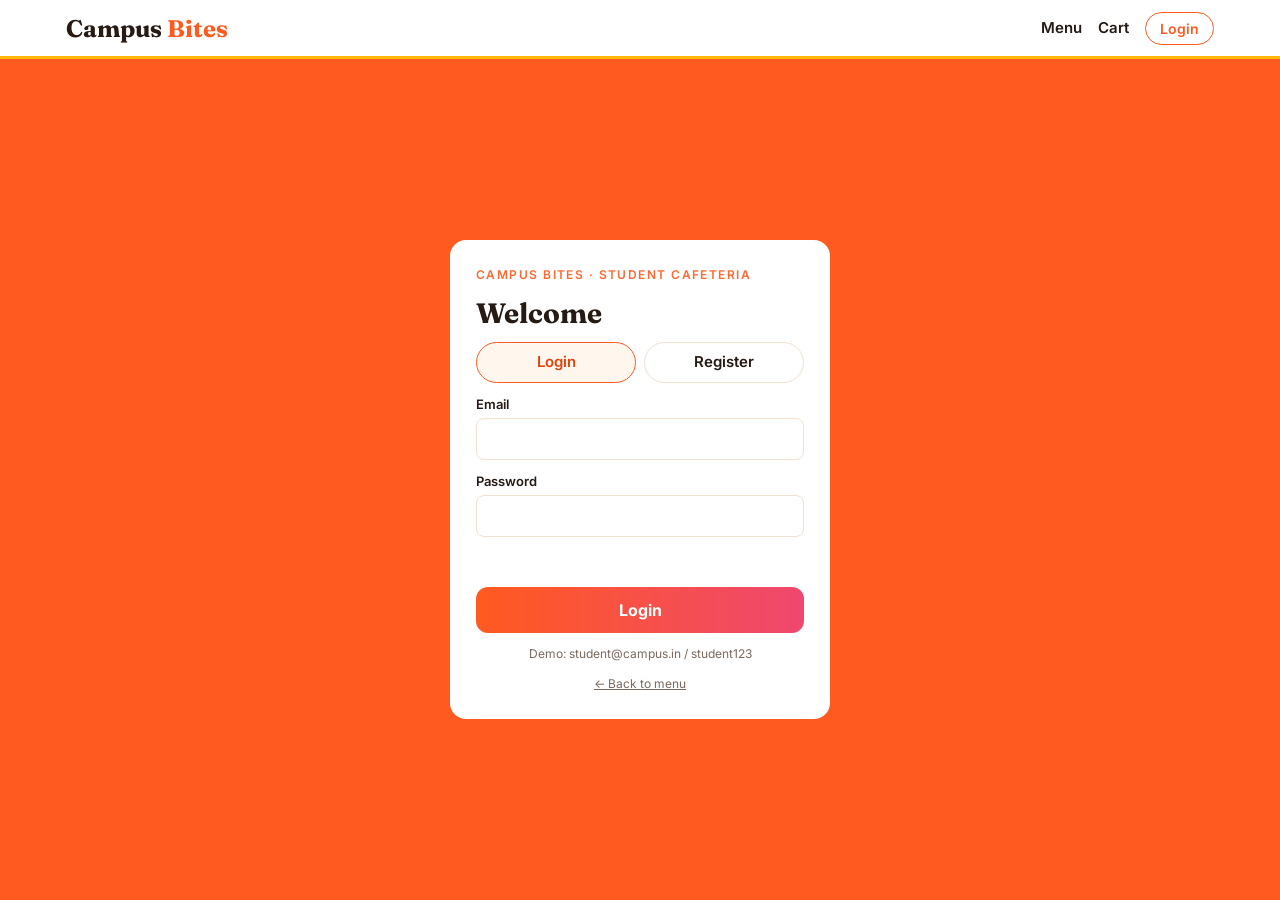
<file: login.html>
<!DOCTYPE html>
<html lang="en">
<head>
  <meta charset="UTF-8">
  <meta name="viewport" content="width=device-width, initial-scale=1">
  <title>Campus Bites – Login</title>
  <link href="https://fonts.googleapis.com/css2?family=Fraunces:opsz,wght@9..144,700&family=Inter:wght@400;500;600;700&display=swap" rel="stylesheet">
  <link rel="stylesheet" href="style.css">
</head>
<body>
  <div id="top" class="top"></div>
  <section class="login">
    <form id="lform" class="lbox" novalidate>
      <p class="eyebrow">Campus Bites · Student Cafeteria</p>
      <h1>Welcome</h1>
      <div class="seg" id="lmode"><button type="button" class="on" data-act="mode" data-v="login">Login</button><button type="button" data-act="mode" data-v="reg">Register</button></div>
      <label class="rg">Full name<input name="name" autocomplete="name"></label>
      <label>Email<input name="email" type="email" autocomplete="email"></label>
      <label>Password<input name="pass" type="password" autocomplete="current-password"></label>
      <p class="err" id="lerr"></p>
      <button class="btn big" id="lgo">Login</button>
      <p class="demo">Demo: student@campus.in / student123</p>
      <p class="demo"><a href="index.html">← Back to menu</a></p>
    </form>
  </section>
  <script src="data.js"></script>
  <script src="login.js"></script>
</body>
</html>
</file>
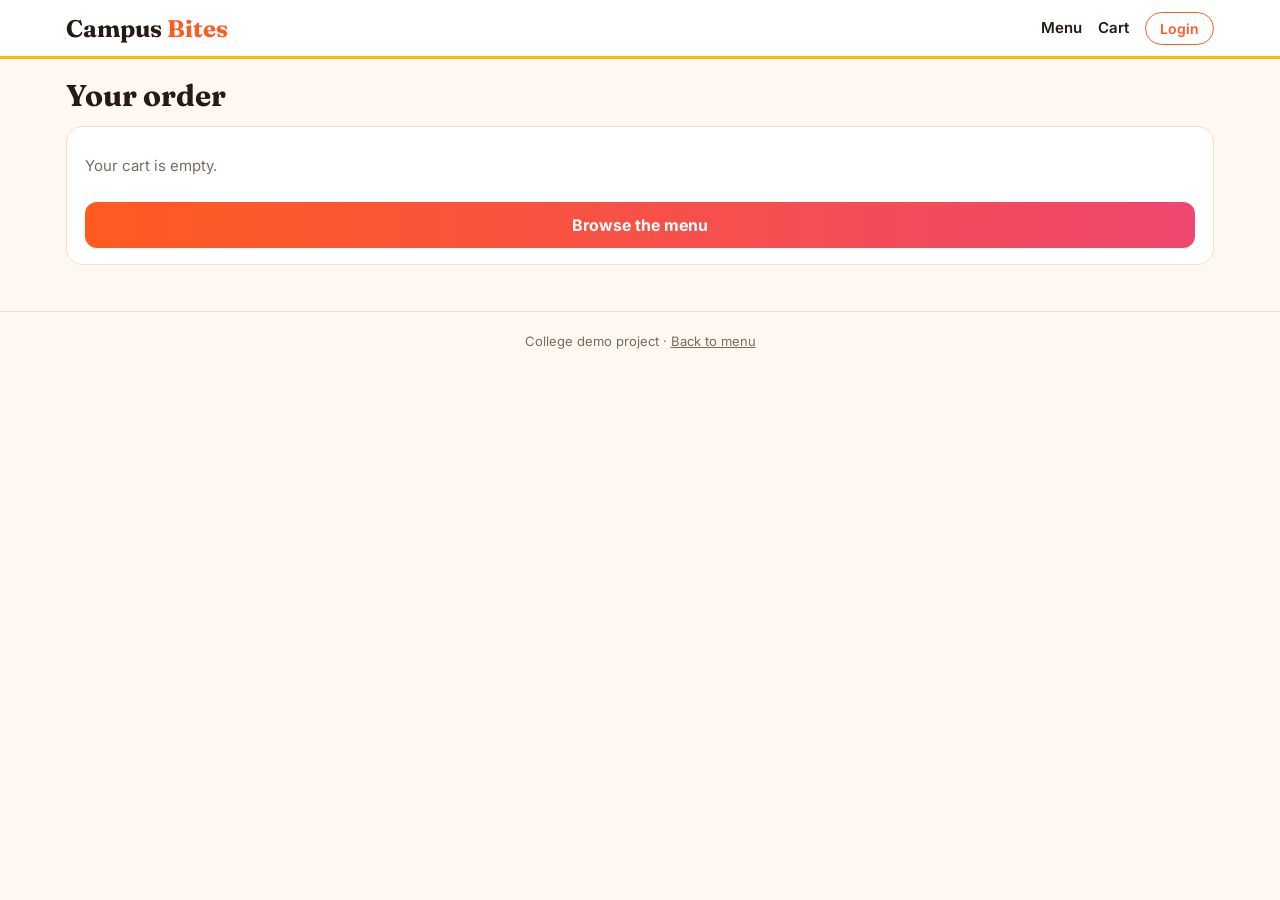
<file: order.html>
<!DOCTYPE html>
<html lang="en">
<head>
  <meta charset="UTF-8">
  <meta name="viewport" content="width=device-width, initial-scale=1">
  <title>Campus Bites – Your Order</title>
  <link href="https://fonts.googleapis.com/css2?family=Fraunces:opsz,wght@9..144,700&family=Inter:wght@400;500;600;700&display=swap" rel="stylesheet">
  <link rel="stylesheet" href="style.css">
</head>
<body>
  <div id="top" class="top"></div>
  <div class="wrap page">
    <h1 class="ptitle">Your order</h1>
    <div id="order"></div>
    <section id="history"></section>
  </div>
  <footer class="foot">College demo project · <a href="index.html">Back to menu</a></footer>
  <script src="data.js"></script>
  <script src="order.js"></script>
</body>
</html>
</file>
<file: style.css>
:root{--bg:#fff8f0;--ink:#251a14;--mute:#7a6a5f;--line:#f0e1d1;--brand:#ff5a1f;--brand-d:#e0430d;--pink:#ef476f;--sun:#ffb703;--green:#12a150;--red:#d62828;--r:16px}
*{box-sizing:border-box;margin:0}
body{font:15px/1.5 Inter,system-ui,sans-serif;background:var(--bg);color:var(--ink);overflow-x:hidden}
a{color:inherit}
.wrap{max-width:1180px;margin:0 auto;padding:0 16px}
button{font:inherit;cursor:pointer}
.hidden{display:none!important}

/* top bar */
.top{background:#fff;border-bottom:3px solid var(--sun);position:sticky;top:0;z-index:10}
.tbar{display:flex;justify-content:space-between;align-items:center;height:56px}
.brand{font:700 24px Fraunces,Georgia,serif;text-decoration:none;color:var(--ink)}
.brand b{color:var(--brand)}
.top nav{display:flex;align-items:center;gap:16px;font-weight:600}
.top nav a{text-decoration:none}
.cn{background:var(--pink);color:#fff;border-radius:99px;padding:1px 8px;font-size:12px}
.cn:empty{display:none}
.hi{color:var(--mute);font-weight:500}
.out,.login-link{border:1.5px solid var(--brand);color:var(--brand);background:#fff;border-radius:99px;padding:5px 14px;font-size:14px}

/*  hero  */
.hero{background:url('https://images.unsplash.com/photo-1569707450161-98e87f345338?auto=format&fit=crop&w=1400&q=60') center/cover #ff5a1f;color:#fff;padding:36px 0 32px;min-height:240px;display:flex;align-items:flex-end}
.eyebrow{text-transform:uppercase;letter-spacing:.12em;font-size:12px;font-weight:600;opacity:.9}
h1{font:700 clamp(30px,6vw,46px) Fraunces,Georgia,serif;margin:4px 0}
.hint{margin-top:6px;opacity:.95;max-width:560px}

/* offers */
.offers{margin:20px 0 6px}
.offers h2{font:700 20px Fraunces,Georgia,serif;margin-bottom:10px}
.offer-row{display:grid;grid-template-columns:repeat(4,1fr);gap:12px}
.offer{background:linear-gradient(135deg,#fff3c4,#ffd8a8);border:1px dashed var(--brand);border-radius:var(--r);padding:12px 14px;display:flex;flex-direction:column;justify-content:space-between;gap:6px;min-height:84px}
.offer b{font-size:14px}
.offer span{font-size:12px;color:var(--mute)}
.offer button{background:var(--brand);color:#fff;border:0;border-radius:6px;padding:2px 8px;font-weight:700;font-size:12px}
.offer.alt{background:linear-gradient(135deg,#d3f9e3,#b8f0d0);border-color:var(--green)}

/* controls */
.controls{display:flex;flex-wrap:wrap;gap:10px;justify-content:space-between;align-items:center;margin-top:18px}
.tabs{display:flex;gap:8px;overflow-x:auto;max-width:100%;padding-bottom:2px}
.tabs button,.seg button{border:1.5px solid var(--line);background:#fff;padding:8px 16px;border-radius:99px;white-space:nowrap;color:var(--ink);font-weight:600;display:inline-flex;align-items:center;gap:6px}
.tabs .on{background:var(--brand);border-color:var(--brand);color:#fff}
.seg{display:flex;gap:8px}
.seg .on{background:#fff7ed;border-color:var(--brand);color:var(--brand-d)}
.hours{margin:12px 0;color:var(--mute);font-size:13px;font-weight:500}
.vn{display:inline-block;width:18px;height:18px;border:2px solid;border-radius:3px;background:#fff;position:relative;flex:none}
.vn::after{content:"";position:absolute;inset:3px;border-radius:50%;background:currentColor}
.vn.veg{color:var(--green)}.vn.non{color:var(--red)}

/* grid:every card has the same width, height and image ratio */
.grid{display:grid;grid-template-columns:repeat(4,1fr);gap:18px;padding-bottom:90px}
.card{background:#fff;border:1px solid var(--line);border-radius:var(--r);overflow:hidden;display:flex;flex-direction:column;box-shadow:0 2px 10px rgba(255,90,31,.07);transition:transform .15s,box-shadow .15s}
.card:hover{transform:translateY(-3px);box-shadow:0 8px 20px rgba(255,90,31,.16)}
.pic{position:relative;aspect-ratio:4/3;background:linear-gradient(135deg,#ffe3c9,#ffd1dc);flex:none}
.pic img{position:absolute;inset:0;width:100%;height:100%;object-fit:cover}
.pic .vn{position:absolute;top:10px;left:10px}
.off{position:absolute;top:10px;right:10px;background:var(--pink);color:#fff;font-size:12px;font-weight:700;padding:3px 9px;border-radius:99px}
.badge{position:absolute;bottom:10px;left:10px;font-size:12px;font-weight:600;padding:3px 10px;border-radius:99px}
.badge.in{background:#d9f7e5;color:#0d6b37}.badge.so{background:#ffe0e0;color:#a31515}
.card.out .pic img{filter:grayscale(1);opacity:.55}
.info{padding:12px 14px 14px;display:flex;flex-direction:column;flex:1}
h3{font-size:16px;white-space:nowrap;overflow:hidden;text-overflow:ellipsis}
.info p{color:var(--mute);font-size:13px;line-height:1.4;height:2.8em;overflow:hidden;margin-top:2px}
.row{display:flex;justify-content:space-between;align-items:center;margin-top:auto;padding-top:10px;gap:8px;height:52px}
.price{display:flex;flex-direction:column;line-height:1.15}
.price b{font-size:17px}
.price s{font-size:12px;color:var(--mute)}
.empty{color:var(--mute);padding:12px 0;grid-column:1/-1}

/* add button / stepper: same size so rows never shift */
.cc{width:96px;height:36px;flex:none}
.btn{border:1.5px solid var(--brand);background:#fff;color:var(--brand);border-radius:99px;font-weight:700;padding:0 18px;height:36px;display:inline-flex;align-items:center;justify-content:center;text-decoration:none}
.cc .btn{width:100%;padding:0}
.btn:hover:not(:disabled){background:var(--brand);color:#fff}
.btn:disabled{border-color:var(--line);color:#a39889;cursor:not-allowed;background:#f6efe6}
.btn.big{width:100%;height:46px;background:linear-gradient(90deg,var(--brand),var(--pink));color:#fff;border:0;border-radius:12px;margin-top:12px;font-size:16px}
.btn.big:hover{filter:brightness(.95)}
.stepper{display:flex;align-items:center;justify-content:space-between;width:100%;height:100%;background:var(--brand);color:#fff;border-radius:99px;overflow:hidden}
.stepper button{background:none;border:0;color:#fff;width:34px;height:100%;font-size:18px}
.stepper button:disabled{opacity:.4;cursor:not-allowed}
.stepper span{font-weight:700}

/* floating cart bar */
.bar{position:fixed;left:50%;transform:translateX(-50%);bottom:14px;width:min(460px,calc(100% - 24px));background:linear-gradient(90deg,var(--brand),var(--pink));color:#fff;text-align:center;padding:14px;border-radius:14px;font-weight:700;text-decoration:none;box-shadow:0 8px 24px rgba(0,0,0,.25);z-index:9}

/* order page */
.page{padding-bottom:30px}
.ptitle{font-size:30px;margin:18px 0 12px;color:var(--ink)}
.two{display:grid;grid-template-columns:1fr 340px;gap:18px;align-items:start}
.panel{background:#fff;border:1px solid var(--line);border-radius:var(--r);padding:16px 18px;margin-bottom:16px}
.panel h2{font:700 20px Fraunces,Georgia,serif;margin-bottom:10px}
.panel h3{font-size:13px;color:var(--mute);margin:12px 0 8px;text-transform:uppercase;letter-spacing:.06em;white-space:normal}
.bill{position:sticky;top:70px}
.lines{list-style:none;padding:0;display:grid;gap:12px}
.lines li{display:flex;justify-content:space-between;align-items:center;gap:10px}
.lines li>span:first-child{flex:1;min-width:0}
.lines small{display:block;color:var(--mute)}
.lines b{min-width:64px;text-align:right}
.sum{display:flex;justify-content:space-between;padding:5px 0;color:var(--mute)}
.sum.save{color:var(--green);font-weight:600}
.sum.total{color:var(--ink);font-size:18px;font-weight:700;border-top:1px solid var(--line);margin-top:6px;padding-top:10px}
.saved{background:#d9f7e5;color:#0d6b37;border-radius:8px;padding:6px 10px;font-size:13px;font-weight:600;margin-top:8px}
.coupon{display:flex;gap:8px}
.coupon input{flex:1;min-width:0;font:inherit;padding:0 12px;height:36px;border:1.5px solid var(--line);border-radius:10px;text-transform:uppercase}
.cmsg{font-size:13px;color:var(--red);min-height:20px;margin-top:6px}.cmsg.ok{color:var(--green)}
.chips{display:flex;flex-wrap:wrap;gap:8px;margin-top:4px}
.chips button{background:#fff3c4;border:1px dashed var(--brand);border-radius:8px;padding:4px 10px;font-weight:700;font-size:12px}
.slots{display:grid;grid-template-columns:repeat(3,1fr);gap:8px}
.slots button{border:1.5px solid var(--line);background:#fff;border-radius:10px;padding:8px 4px;font-size:13px;height:44px}
.slots button small{display:block;font-size:11px;line-height:1}
.slots .on{border-color:var(--brand);background:#fff1e8;color:var(--brand-d);font-weight:700}
.slots button:disabled{background:#f6efe6;color:#b5a798;cursor:not-allowed}
.err{color:var(--red);font-size:13px;min-height:18px;margin-top:8px}
.done .token{font-size:20px;margin:6px 0}
.done .btn.big{margin-top:16px}

/* login */
.login{min-height:calc(100vh - 59px);display:grid;place-items:center;padding:16px;background:url('https://images.unsplash.com/photo-1569707450161-98e87f345338?auto=format&fit=crop&w=1400&q=60') center/cover #ff5a1f}
.lbox{background:#fff;border-radius:var(--r);padding:26px;width:100%;max-width:380px;display:grid;gap:12px}
.lbox h1{color:var(--ink);font-size:28px;margin:0}.lbox .eyebrow{color:var(--brand)}
.lbox label{display:grid;gap:4px;font-size:13px;font-weight:600}
.lbox input{font:inherit;padding:10px;border:1.5px solid var(--line);border-radius:8px}
.lbox .rg{display:none}.lbox.reg .rg{display:grid}
.lbox .seg button{flex:1;justify-content:center}
.lbox .btn.big{margin-top:0}
.demo{font-size:12px;color:var(--mute);text-align:center}

.foot{text-align:center;padding:20px;color:var(--mute);font-size:13px;border-top:1px solid var(--line)}

@media(max-width:1000px){.grid{grid-template-columns:repeat(3,1fr)}.offer-row{grid-template-columns:repeat(2,1fr)}}
@media(max-width:820px){.two{grid-template-columns:1fr}.bill{position:static}}
@media(max-width:640px){.grid{grid-template-columns:repeat(2,1fr);gap:10px}.info{padding:10px}.cc{width:84px}.btn{padding:0 12px}.slots{grid-template-columns:repeat(2,1fr)}.hi{display:none}.offer-row{grid-template-columns:1fr}.row{height:48px}}


.week{margin:18px 0 4px}
.week h2{font:700 20px Fraunces,Georgia,serif;margin-bottom:10px}
.weekrow{display:flex;gap:10px;overflow-x:auto;padding-bottom:4px}
.weekrow button{flex:1 0 128px;background:#fff;border:1.5px solid var(--line);border-radius:12px;padding:8px 12px;text-align:left;display:flex;flex-direction:column;line-height:1.3}
.weekrow small{color:var(--mute);font-weight:600;text-transform:uppercase;font-size:11px;letter-spacing:.06em}
.weekrow b{font-size:14px}
.weekrow .on{background:linear-gradient(135deg,var(--brand),var(--pink));border-color:transparent;color:#fff}
.weekrow .on small{color:#fff;opacity:.9}

.pop{position:fixed;inset:0;background:rgba(30,18,8,.55);display:grid;place-items:center;z-index:50;padding:16px}
.popbox{background:#fff;border-radius:var(--r);padding:22px;max-width:340px;width:100%;text-align:center;box-shadow:0 10px 40px rgba(0,0,0,.3)}
.popbox h2{font:700 22px Fraunces,Georgia,serif;color:var(--red);margin-bottom:6px}
.popbox p{color:var(--mute);margin-bottom:16px}
.popbtns{display:flex;gap:10px;justify-content:center}
.popbtns .btn.go{background:var(--brand);color:#fff}

.quote{background:linear-gradient(90deg,#fff3c4,#ffd8a8);text-align:center;padding:14px 0;border-bottom:1px solid var(--line)}
.quote p{font:italic 600 clamp(16px,2.6vw,20px) Fraunces,Georgia,serif;min-height:1.5em}
.quote small{color:var(--mute);font-weight:600}
.virtues,.views{margin:10px 0 24px}
.virtues h2,.views h2{font:700 22px Fraunces,Georgia,serif;margin-bottom:10px}
.sample{font-size:12px;color:var(--mute);margin:-6px 0 10px}
.vrow{display:grid;grid-template-columns:repeat(auto-fit,minmax(200px,1fr));gap:14px}
.vcard{background:#fff;border:1px solid var(--line);border-top:4px solid var(--brand);border-radius:var(--r);padding:14px 16px;margin:0}
.vcard p,.vcard blockquote{color:var(--mute);font-size:14px;margin-top:4px}
.vcard figcaption{font-size:12px;font-weight:600;margin-top:8px;color:var(--brand-d)}
.views .vcard{border-top-color:var(--sun)}
.hero h1,.hero .eyebrow,.hero p{text-shadow:0 1px 8px rgba(0,0,0,.55)}
.hero{color:#fff1dc}
.hero h1{color:#fff8ec}
.hero .eyebrow{color:#ffe2a8;opacity:1}

/* banner photo fully visible; text sits on a dark glass panel so it stays readable */
.hero .wrap>*{position:relative}
.hero .wrap{display:flow-root}
.hero .txt{display:inline-block;background:rgba(20,12,6,.52);backdrop-filter:blur(3px);padding:14px 20px;border-radius:14px;max-width:100%}
.hero,.hero h1,.hero p,.hero .eyebrow{text-shadow:none}
.hero{color:#fff}
.hero h1{color:#fff}
.hero .eyebrow{color:#ffd98a}
</file>
